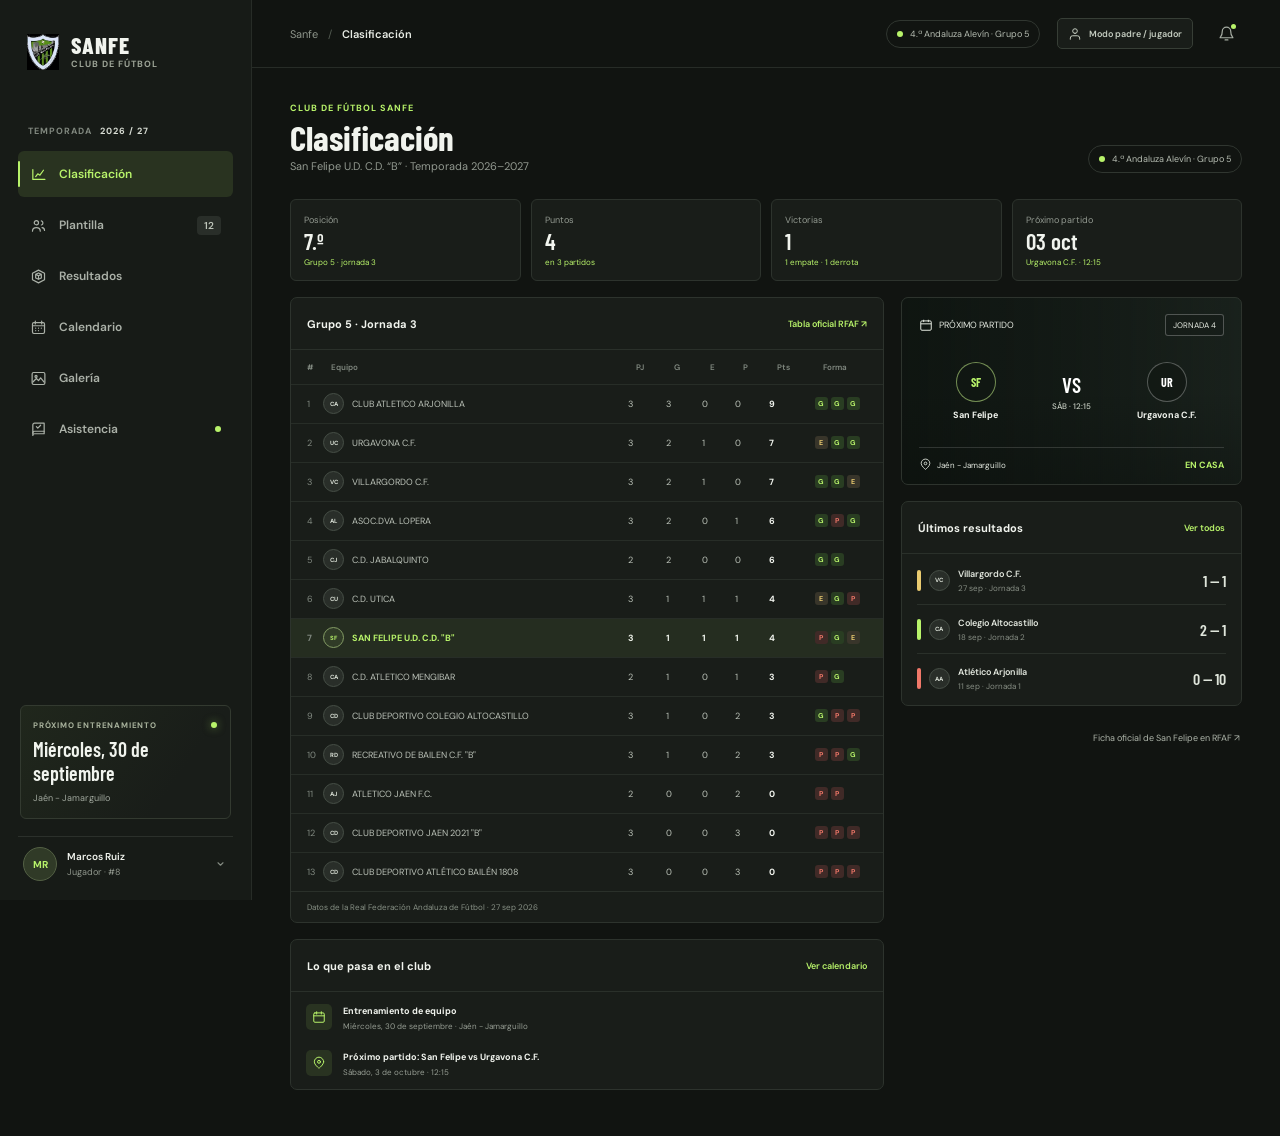
<file: index.html>
<!doctype html>
<html lang="es">
  <head>
    <meta charset="UTF-8" />
    <meta name="viewport" content="width=device-width, initial-scale=1.0" />
    <meta name="theme-color" content="#101410" />
    <meta name="apple-mobile-web-app-capable" content="yes" />
    <meta name="apple-mobile-web-app-status-bar-style" content="black-translucent" />
    <title>Sanfe | El equipo, en juego</title>
    <link rel="manifest" href="manifest.webmanifest" />
    <link rel="apple-touch-icon" href="assets/icon-192.png" />
    <link rel="preconnect" href="https://fonts.googleapis.com" />
    <link rel="preconnect" href="https://fonts.gstatic.com" crossorigin />
    <link href="https://fonts.googleapis.com/css2?family=Barlow+Condensed:wght@500;600;700;800&family=DM+Sans:wght@400;500;600;700&display=swap" rel="stylesheet" />
    <link rel="stylesheet" href="styles.css" />
  </head>
  <body>
    <div class="app-shell">
      <aside class="sidebar" aria-label="Navegación principal">
        <a class="brand" href="#clasificacion" aria-label="Sanfe, ir a clasificación">
          <img class="brand-logo" src="assets/sanfe-crest.png" alt="" />
          <span class="brand-copy"><strong>SANFE</strong><small>CLUB DE FÚTBOL</small></span>
        </a>
        <div class="season-label">TEMPORADA <span>2026 / 27</span></div>
        <nav class="main-nav" id="main-nav">
          <button class="nav-link is-active" data-view="clasificacion" aria-current="page"><svg viewBox="0 0 24 24" aria-hidden="true"><path d="M4 19V5m0 14h17M8 15l3-4 3 2 5-7" /></svg><span>Clasificación</span></button>
          <button class="nav-link" data-view="plantilla"><svg viewBox="0 0 24 24" aria-hidden="true"><circle cx="9" cy="8" r="3"/><path d="M3.5 20c0-3 2.4-5 5.5-5s5.5 2 5.5 5M16 5.5a3 3 0 0 1 0 5.8M17 15c2.3.3 3.5 2 3.5 4"/></svg><span>Plantilla</span><span class="nav-count">22</span></button>
          <button class="nav-link" data-view="resultados"><svg viewBox="0 0 24 24" aria-hidden="true"><path d="M12 3 3.5 7.5v9L12 21l8.5-4.5v-9L12 3Z"/><path d="m8 9 4-2 4 2v5l-4 2-4-2V9Zm0 0 4 2 4-2m-4 2v5"/></svg><span>Resultados</span></button>
          <button class="nav-link" data-view="calendario"><svg viewBox="0 0 24 24" aria-hidden="true"><rect x="3.5" y="5" width="17" height="15.5" rx="2"/><path d="M7.5 3v4m9-4v4M4 9.5h16M8 13h.01M12 13h.01M16 13h.01M8 16.5h.01M12 16.5h.01"/></svg><span>Calendario</span></button>
          <button class="nav-link" data-view="galeria"><svg viewBox="0 0 24 24" aria-hidden="true"><rect x="3" y="3.5" width="18" height="17" rx="2"/><circle cx="8.5" cy="9" r="1.5"/><path d="m4 17 5-5 3 3 3-4 5 6"/></svg><span>Galería</span></button>
          <button class="nav-link" data-view="asistencia"><svg viewBox="0 0 24 24" aria-hidden="true"><path d="M4 5.5A2.5 2.5 0 0 1 6.5 3H20v15H6.5A2.5 2.5 0 0 0 4 20.5v-15Z"/><path d="M4 17a2.5 2.5 0 0 1 2.5-2.5H20M9 8l2 2 4-4"/></svg><span>Asistencia</span><span class="nav-dot"></span></button>
        </nav>
        <div class="sidebar-bottom">
          <div class="next-training"><span class="live-dot"></span><span>PRÓXIMO ENTRENAMIENTO</span><strong>Miércoles 30</strong><small>Jaén - Jamarguillo</small></div>
          <button class="profile-button" aria-label="Perfil de Marcos Ruiz"><span class="avatar avatar-self">MR</span><span class="profile-copy"><strong>Marcos Ruiz</strong><small>Jugador · #8</small></span><svg viewBox="0 0 24 24" aria-hidden="true"><path d="m8 10 4 4 4-4"/></svg></button>
        </div>
      </aside>
      <main class="main-content">
        <header class="topbar">
          <div class="mobile-brand"><img class="brand-logo" src="assets/sanfe-crest.png" alt="" /><strong>SANFE</strong></div>
          <div class="breadcrumb"><span>Sanfe</span><span class="breadcrumb-slash">/</span><strong id="breadcrumb-current">Clasificación</strong></div>
          <div class="topbar-right"><span class="season-pill"><span></span> 4.ª Andaluza Alevín · Grupo 5</span><button class="mode-switch" id="mode-switch" type="button" aria-pressed="false"><svg viewBox="0 0 24 24" aria-hidden="true"><path d="M20 21v-2a4 4 0 0 0-4-4H8a4 4 0 0 0-4 4v2m8-10a4 4 0 1 0 0-8 4 4 0 0 0 0 8Z"/></svg><span>Modo padre / jugador</span></button><button class="notification-button" aria-label="Notificaciones"><svg viewBox="0 0 24 24" aria-hidden="true"><path d="M18 9a6 6 0 0 0-12 0c0 7-3 7-3 9h18c0-2-3-2-3-9m-8 12h4"/></svg><i></i></button></div>
        </header>
        <section class="page-content" id="page-content" aria-live="polite"></section>
        <footer class="mobile-footer">SANFE <span>·</span> JUNTOS HASTA EL FINAL</footer>
      </main>
    </div>
    <dialog class="app-dialog" id="coach-dialog" aria-labelledby="coach-dialog-title">
      <form id="coach-form">
        <span class="eyebrow">ACCESO RESTRINGIDO</span>
        <h2 id="coach-dialog-title">Modo entrenador</h2>
        <p>Introduce el código del equipo para gestionar la plantilla, el calendario y la asistencia.</p>
        <label for="coach-code">Código de acceso</label>
        <input id="coach-code" name="code" type="password" inputmode="numeric" autocomplete="one-time-code" maxlength="4" pattern="[0-9]{4}" required />
        <span class="dialog-error" id="coach-error" role="alert" hidden>Código incorrecto. Inténtalo de nuevo.</span>
        <div class="dialog-actions"><button class="outline-button" id="coach-cancel" type="button">Cancelar</button><button class="solid-button" type="submit">Entrar</button></div>
      </form>
    </dialog>
    <dialog class="app-dialog" id="editor-dialog" aria-labelledby="editor-title">
      <form id="editor-form">
        <span class="eyebrow">MODO ENTRENADOR</span>
        <h2 id="editor-title">Editar datos</h2>
        <div class="editor-fields" id="editor-fields"></div>
        <div class="dialog-actions"><button class="outline-button" id="editor-cancel" type="button">Cancelar</button><button class="solid-button" type="submit">Guardar</button></div>
      </form>
    </dialog>
    <script src="app.js"></script>
    <script>
      if ("serviceWorker" in navigator && location.protocol !== "file:") {
        navigator.serviceWorker.register("./service-worker.js").catch(() => {});
      }
    </script>
  </body>
</html>
</file>
<file: styles.css>
:root {
  font-family: "DM Sans", sans-serif;
  color: #f1f4ee;
  background: #111411;
  font-synthesis: none;
  text-rendering: optimizeLegibility;
  --bg: #111411;
  --panel: #191d19;
  --line: #2b312b;
  --muted: #929990;
  --green: #b8f36a;
  --white: #f1f4ee;
  --red: #f07869;
  --yellow: #eacb70;
}
* { box-sizing: border-box; }
body { margin: 0; min-width: 320px; min-height: 100vh; background: var(--bg); }
button, a { font: inherit; }
button { color: inherit; }
button:focus-visible, a:focus-visible { outline: 2px solid var(--green); outline-offset: 3px; }
.app-shell { min-height: 100vh; }
.sidebar { position: fixed; z-index: 5; inset: 0 auto 0 0; display: flex; flex-direction: column; width: 252px; padding: 28px 18px 16px; border-right: 1px solid #272c27; background: #171b17; }
.brand { display: flex; align-items: center; gap: 12px; height: 48px; padding: 0 9px; color: var(--white); text-decoration: none; }
.brand-logo { display: block; flex: 0 0 32px; width: 32px; height: 42px; object-fit: contain; }
.brand-copy { display: grid; gap: 1px; }
.brand-copy strong, .mobile-brand strong { font-family: "Barlow Condensed", sans-serif; font-size: 23px; font-weight: 800; letter-spacing: 1px; line-height: 1; }
.brand-copy small { color: #9ca396; font-size: 9px; font-weight: 700; letter-spacing: 1px; }
.season-label { margin: 49px 10px 14px; color: #81887f; font-size: 9px; font-weight: 700; letter-spacing: 1px; }
.season-label span { margin-left: 5px; color: #d8ddd4; }
.main-nav { display: grid; gap: 5px; }
.nav-link { position: relative; display: flex; align-items: center; gap: 12px; height: 46px; padding: 0 12px; border: 0; border-radius: 6px; background: transparent; color: #abb1a8; text-align: left; font-size: 12px; font-weight: 600; cursor: pointer; transition: background .18s, color .18s; }
.nav-link:hover { background: #222722; color: var(--white); }
.nav-link.is-active { background: #293320; color: var(--green); }
.nav-link.is-active::before { position: absolute; top: 10px; bottom: 10px; left: 0; width: 2px; border-radius: 3px; background: var(--green); content: ""; }
.nav-link svg, .notification-button svg, .profile-button > svg { width: 18px; height: 18px; fill: none; stroke: currentColor; stroke-width: 1.7; stroke-linecap: round; stroke-linejoin: round; }
.nav-link svg { width: 17px; height: 17px; }
.nav-count { margin-left: auto; padding: 3px 7px; border-radius: 4px; background: #292e29; color: #bec5ba; font-size: 10px; }
.nav-dot, .notification-button i { width: 6px; height: 6px; margin-left: auto; border-radius: 50%; background: var(--green); }
.sidebar-bottom { margin-top: auto; }
.next-training { position: relative; display: grid; gap: 7px; margin: 0 2px 17px; padding: 14px 12px; border: 1px solid #333a30; border-radius: 6px; background: linear-gradient(125deg, #20271c, #191d19 72%); }
.next-training > span:nth-child(2) { color: #a9b39d; font-size: 8px; font-weight: 700; letter-spacing: .8px; }
.next-training strong { font-family: "Barlow Condensed", sans-serif; font-size: 20px; font-weight: 600; }
.next-training small { color: #a1a89e; font-size: 9px; }
.live-dot { position: absolute; top: 16px; right: 13px; width: 6px; height: 6px; border-radius: 50%; background: var(--green); box-shadow: 0 0 9px #b8f36a80; }
.profile-button { display: flex; align-items: center; gap: 10px; width: 100%; padding: 10px 5px 3px; border: 0; border-top: 1px solid #2b302b; background: transparent; text-align: left; cursor: pointer; }
.avatar { display: grid; flex: 0 0 34px; place-items: center; width: 34px; height: 34px; border: 1px solid #536044; border-radius: 50%; background: #303a27; color: var(--green); font-size: 10px; font-weight: 700; }
.profile-copy { display: grid; flex: 1; gap: 3px; }
.profile-copy strong { font-size: 10px; font-weight: 600; }
.profile-copy small { color: #90978d; font-size: 9px; }
.profile-button > svg { width: 15px; color: #848b82; }
.main-content { min-height: 100vh; margin-left: 252px; }
.topbar { display: flex; align-items: center; justify-content: space-between; height: 68px; padding: 0 38px; border-bottom: 1px solid #272c27; }
.breadcrumb { display: flex; align-items: center; gap: 10px; color: #8e958b; font-size: 11px; }
.breadcrumb strong { color: #e8ece5; font-weight: 600; }
.breadcrumb-slash { color: #535b52; }
.topbar-right { display: flex; align-items: center; gap: 17px; }
.season-pill { display: flex; align-items: center; gap: 7px; padding: 7px 10px; border: 1px solid #303630; border-radius: 20px; color: #b6bdb2; font-size: 9px; }
.season-pill > span { width: 6px; height: 6px; border-radius: 50%; background: var(--green); }
.notification-button { position: relative; display: grid; place-items: center; width: 32px; height: 32px; border: 0; border-radius: 5px; background: transparent; color: #a7aea4; cursor: pointer; }
.notification-button:hover { background: #1e231e; }
.notification-button svg { width: 17px; height: 17px; }
.notification-button i { position: absolute; top: 6px; right: 6px; width: 5px; height: 5px; }
.mode-switch { display: inline-flex; align-items: center; gap: 7px; min-height: 31px; padding: 0 10px; border: 1px solid #373e36; border-radius: 5px; background: #191d19; color: #c4ccc0; font-size: 9px; font-weight: 600; cursor: pointer; }
.mode-switch:hover, .mode-switch[aria-pressed="true"] { border-color: #81965e; color: var(--green); }
.mode-switch svg { width: 14px; height: 14px; fill: none; stroke: currentColor; stroke-width: 1.7; stroke-linecap: round; stroke-linejoin: round; }
.app-dialog { width: min(420px, calc(100% - 28px)); padding: 24px; border: 1px solid #3a4238; border-radius: 8px; background: #1a1f1a; color: var(--white); box-shadow: 0 24px 80px #0009; }
.app-dialog::backdrop { background: #080b08b8; backdrop-filter: blur(3px); }
.app-dialog h2 { margin: 0 0 8px; font-family: "Barlow Condensed", sans-serif; font-size: 27px; font-weight: 600; }
.app-dialog p { margin: 0 0 18px; color: #a5ada2; font-size: 11px; line-height: 1.6; }
.app-dialog form > label:not(.editor-field) { display: grid; gap: 7px; margin: 14px 0; color: #c6cdc2; font-size: 10px; font-weight: 600; }
.app-dialog input, .app-dialog select { width: 100%; min-width: 0; height: 37px; padding: 0 10px; border: 1px solid #3a4338; border-radius: 4px; background: #111511; color: var(--white); font: inherit; font-size: 11px; }
.app-dialog input:focus, .app-dialog select:focus { border-color: var(--green); outline: none; }
.dialog-error { display: block; margin: -6px 0 12px; color: var(--red); font-size: 10px; }
.dialog-actions { display: flex; justify-content: flex-end; gap: 8px; margin-top: 20px; }
.editor-fields { display: grid; grid-template-columns: repeat(2, minmax(0, 1fr)); gap: 12px; }
.editor-field { display: grid; align-content: start; gap: 6px; color: #c6cdc2; font-size: 10px; font-weight: 600; }
.editor-field:first-child, .editor-field:nth-child(2) { grid-column: span 1; }
.photo-editor-field { display: flex; grid-column: 1 / -1; align-items: center; gap: 14px; padding-top: 4px; }
.photo-preview-wrap { position: relative; display: grid; flex: 0 0 64px; place-items: center; width: 64px; height: 64px; overflow: hidden; border: 1px solid #536044; border-radius: 50%; background: #2a3325; color: #d4f5b3; }
.photo-preview { position: absolute; inset: 0; width: 100%; height: 100%; object-fit: cover; }
.photo-placeholder { font-family: "Barlow Condensed", sans-serif; font-size: 20px; }
.photo-picker-controls { display: grid; justify-items: start; gap: 7px; }
.photo-file-label { color: #c6cdc2; font-size: 10px; font-weight: 600; }
.photo-picker-controls input[type="file"] { width: 100%; max-width: 250px; height: auto; padding: 6px; font-size: 9px; }
.photo-picker-controls .outline-button { height: 27px; font-size: 9px; }
.player-actions, .event-actions { display: flex; gap: 6px; }
.player-actions { position: relative; z-index: 1; margin-top: 10px; }
.player-actions button, .event-actions button { padding: 5px 7px; border: 1px solid #3a4338; border-radius: 4px; background: #1b211b; color: #c8d0c4; font-size: 8px; cursor: pointer; }
.player-actions button:hover, .event-actions button:hover { border-color: #81965e; color: var(--green); }
.event-actions { margin-left: auto; }
.attendance-readonly { display: inline-flex; justify-content: center; cursor: default; }
.mobile-brand { display: none; }
.page-content { width: min(100%, 1260px); margin: 0 auto; padding: 34px 38px 46px; }
.page-heading { display: flex; align-items: end; justify-content: space-between; gap: 18px; margin-bottom: 26px; animation: reveal .4s both; }
.eyebrow { display: block; margin-bottom: 6px; color: var(--green); font-size: 9px; font-weight: 700; letter-spacing: 1px; }
h1, h2, h3, p { margin-top: 0; }
h1 { margin-bottom: 4px; font-family: "Barlow Condensed", sans-serif; font-size: 35px; font-weight: 700; line-height: 1; }
.page-heading p { margin: 0; color: var(--muted); font-size: 11px; }
.heading-actions { display: flex; align-items: center; gap: 9px; }
.season-select, .outline-button, .solid-button { height: 34px; padding: 0 11px; border: 1px solid #373e36; border-radius: 5px; background: #191d19; color: #d1d7cd; font-size: 10px; font-weight: 600; }
.season-select { cursor: pointer; }
.solid-button { border-color: var(--green); background: var(--green); color: #182014; cursor: pointer; transition: background .15s; }
.solid-button:hover { background: #c9ff83; }
.outline-button { display: inline-flex; align-items: center; justify-content: center; gap: 7px; cursor: pointer; }
.outline-button:hover { border-color: #68765a; color: var(--green); }
.outline-button svg, .solid-button svg { width: 14px; height: 14px; fill: none; stroke: currentColor; stroke-width: 1.7; stroke-linecap: round; stroke-linejoin: round; }
.dashboard-grid { display: grid; grid-template-columns: minmax(0, 1.6fr) minmax(255px, .92fr); gap: 17px; }
.left-column, .right-column { display: grid; align-content: start; gap: 16px; min-width: 0; }
.panel { overflow: hidden; border: 1px solid #2d332d; border-radius: 7px; background: var(--panel); animation: reveal .45s both; }
.panel-header { display: flex; align-items: center; justify-content: space-between; gap: 10px; min-height: 52px; padding: 0 16px; border-bottom: 1px solid #2a302a; }
.panel-header h2, .section-heading h2 { margin: 0; font-size: 11px; font-weight: 700; }
.panel-header a, .text-button { border: 0; background: none; color: var(--green); font-size: 9px; font-weight: 600; text-decoration: none; cursor: pointer; }
.panel-header a:hover, .text-button:hover { color: #d0ff94; }
.fixed-event-edit { flex: 0 0 auto; padding: 5px 8px; border: 1px solid #3a4338; border-radius: 4px; background: #1b211b; color: #c8d0c4; font-size: 8px; cursor: pointer; }
.fixed-event-edit:hover { border-color: #81965e; color: var(--green); }
.panel-header.has-fixed-actions { flex-wrap: wrap; padding-block: 8px; }
.panel-header.has-fixed-actions h2 { flex: 1 1 130px; }
.gallery-grid { display: grid; grid-template-columns: repeat(4, minmax(0, 1fr)); gap: 12px; }
.gallery-item { overflow: hidden; margin: 0; border: 1px solid #303630; border-radius: 6px; background: #191d19; }
.gallery-item img { display: block; width: 100%; aspect-ratio: 4 / 3; object-fit: cover; background: #252b25; }
.gallery-item figcaption { display: flex; justify-content: space-between; gap: 8px; padding: 10px 11px; }
.gallery-item figcaption strong { overflow: hidden; color: #e0e5dc; font-size: 9px; font-weight: 600; text-overflow: ellipsis; white-space: nowrap; }
.gallery-item figcaption time { flex: 0 0 auto; color: #899187; font-size: 8px; }
.gallery-remove { grid-column: 1 / -1; justify-self: end; padding: 5px 8px; border: 1px solid #4c3431; border-radius: 4px; background: #342522; color: var(--red); font-size: 8px; cursor: pointer; }
.gallery-remove:hover { border-color: #7c504a; background: #402a27; }
.gallery-upload { position: relative; display: inline-flex; align-items: center; gap: 7px; overflow: hidden; cursor: pointer; }
.gallery-upload svg { width: 14px; height: 14px; fill: none; stroke: currentColor; stroke-width: 1.7; stroke-linecap: round; stroke-linejoin: round; }
.gallery-upload input { position: absolute; inset: 0; width: 100%; height: 100%; opacity: 0; cursor: pointer; }
.gallery-empty { grid-column: 1 / -1; padding-block: 54px; border: 1px dashed #3a4338; border-radius: 6px; }
.table-wrap { width: 100%; overflow-x: auto; }
.standings-table { width: 100%; border-collapse: collapse; text-align: left; white-space: nowrap; }
.standings-table th { height: 34px; padding: 0 9px; color: #818980; font-size: 8px; font-weight: 600; }
.standings-table th:first-child, .standings-table td:first-child { padding-left: 16px; }
.standings-table td { height: 39px; border-top: 1px solid #272d27; color: #bbc2b8; font-size: 9px; }
.standings-table tr.is-sanfe { background: #252d20; }
.standings-table tr.is-sanfe td { color: #f0f4eb; font-weight: 700; }
.standings-table tr.is-sanfe td:nth-child(2) { color: var(--green); }
.source-note { padding: 10px 16px; border-top: 1px solid #2a302a; color: #879085; font-size: 8px; }
.team-rfaf-link { display: block; padding: 10px 2px; color: #aeb5aa; font-size: 9px; text-align: right; text-decoration: none; }
.team-rfaf-link:hover { color: var(--green); }
.position { width: 26px; color: #818980 !important; }
.team-cell { display: flex; align-items: center; gap: 8px; }
.team-mark { display: grid; flex: 0 0 21px; place-items: center; width: 21px; height: 21px; border: 1px solid #464e46; border-radius: 50%; background: #292e29; color: #d9dfd5; font-size: 6px; font-weight: 700; }
.team-mark-sanfe { border-color: #849c65; background: #303b27; color: var(--green); }
.points-cell { color: var(--white) !important; font-weight: 700; }
.form-list { display: flex; gap: 3px; }
.form-tag { display: grid; place-items: center; width: 13px; height: 13px; border-radius: 3px; font-size: 7px; font-weight: 700; }
.form-win { background: #293d22; color: #b8f36a; }
.form-draw { background: #38352a; color: var(--yellow); }
.form-loss { background: #402a27; color: var(--red); }
.fixture-card { position: relative; isolation: isolate; display: flex; flex-direction: column; justify-content: space-between; min-height: 188px; padding: 16px 17px 13px; background: #26302a; }
.fixture-card::before { position: absolute; z-index: -2; inset: 0; background: linear-gradient(90deg, #0d130fee 0%, #0d130fc2 51%, #0d130f85), url("https://images.unsplash.com/photo-1522778119026-d647f0596c20?auto=format&fit=crop&w=1100&q=85") center 55% / cover; content: ""; }
.fixture-card::after { position: absolute; z-index: -1; inset: auto 0 0; height: 50%; background: linear-gradient(transparent, #0a0e0b5c); content: ""; }
.fixture-top { display: flex; align-items: center; justify-content: space-between; color: #e4e9e0; font-size: 9px; }
.fixture-top > span:first-child { display: flex; align-items: center; gap: 6px; }
.fixture-top svg { width: 14px; height: 14px; fill: none; stroke: currentColor; stroke-width: 1.7; }
.matchday-badge { padding: 5px 7px; border: 1px solid #ffffff40; border-radius: 3px; background: #171d198c; font-size: 8px; }
.fixture-match { display: grid; grid-template-columns: 1fr 60px 1fr; align-items: center; gap: 8px; margin-top: 12px; }
.fixture-team { display: grid; justify-items: center; gap: 7px; text-align: center; }
.fixture-crest { display: grid; place-items: center; width: 40px; height: 40px; border: 1px solid #ffffff48; border-radius: 50%; background: #121713a6; color: white; font-family: "Barlow Condensed", sans-serif; font-size: 12px; font-weight: 700; }
.fixture-crest.home { border-color: #a6cc75a8; color: var(--green); }
.fixture-team strong { font-size: 9px; }
.fixture-vs { display: grid; justify-items: center; gap: 4px; color: white; font-family: "Barlow Condensed", sans-serif; font-size: 21px; font-weight: 600; }
.fixture-vs small { color: #c6cdc2; font-family: "DM Sans", sans-serif; font-size: 8px; font-weight: 500; }
.fixture-bottom { display: flex; align-items: center; justify-content: space-between; margin-top: 13px; padding-top: 10px; border-top: 1px solid #ffffff24; color: #e4e9e0; font-size: 8px; }
.fixture-bottom span { display: flex; align-items: center; gap: 5px; }
.fixture-bottom svg { width: 13px; height: 13px; fill: none; stroke: currentColor; stroke-width: 1.6; }
.fixture-bottom strong { color: var(--green); font-size: 9px; }
.stats-grid { display: grid; grid-template-columns: repeat(4, 1fr); gap: 10px; }
.stat-card { display: flex; flex-direction: column; justify-content: center; gap: 4px; min-height: 82px; padding: 11px 13px; border: 1px solid #2d332d; border-radius: 6px; background: var(--panel); }
.stat-card span { color: #929990; font-size: 9px; }
.stat-card strong { font-family: "Barlow Condensed", sans-serif; font-size: 23px; font-weight: 600; line-height: 1; }
.stat-card small { color: var(--green); font-size: 8px; }
.recent-list { padding: 2px 15px; }
.recent-row { display: flex; align-items: center; justify-content: space-between; gap: 10px; min-height: 49px; border-bottom: 1px solid #2a302a; }
.recent-row:last-child { border: 0; }
.recent-opponent { display: flex; align-items: center; gap: 8px; min-width: 0; }
.recent-meta { display: grid; gap: 3px; }
.recent-meta strong { overflow: hidden; color: #e2e7de; font-size: 9px; font-weight: 600; text-overflow: ellipsis; white-space: nowrap; }
.recent-meta small { color: #878e84; font-size: 8px; }
.recent-score { color: #dfe5db; font-family: "Barlow Condensed", sans-serif; font-size: 16px; font-weight: 600; white-space: nowrap; }
.result-chip { width: 4px; height: 21px; border-radius: 3px; background: var(--green); }
.result-chip.draw { background: var(--yellow); }
.result-chip.loss { background: var(--red); }
.activity-panel { padding-bottom: 5px; }
.activity-item { display: grid; grid-template-columns: 28px 1fr; gap: 9px; padding: 12px 15px 6px; }
.activity-icon { display: grid; place-items: center; width: 26px; height: 26px; border-radius: 5px; background: #293321; color: var(--green); }
.activity-icon svg { width: 14px; height: 14px; fill: none; stroke: currentColor; stroke-width: 1.7; stroke-linecap: round; stroke-linejoin: round; }
.activity-item strong { display: block; margin: 1px 0 3px; font-size: 9px; }
.activity-item p { margin: 0; color: #969d93; font-size: 8px; line-height: 1.5; }
.activity-item time { color: #727a70; }
.mobile-footer { display: none; }
.section-panel { margin-top: 3px; }
.section-panel .panel-header { min-height: 58px; }
.section-heading { display: flex; align-items: center; justify-content: space-between; gap: 12px; margin: 24px 0 12px; }
.section-heading h2 { color: #e6ebe3; }
.section-heading span { color: #8e958b; font-size: 9px; }
.roster-filters { display: flex; flex-wrap: wrap; gap: 7px; }
.filter-button { padding: 7px 11px; border: 1px solid #343b34; border-radius: 4px; background: var(--panel); color: #aeb5aa; font-size: 9px; cursor: pointer; }
.filter-button.is-active { border-color: #81965e; background: #293320; color: var(--green); }
.roster-grid { display: grid; grid-template-columns: repeat(4, minmax(0, 1fr)); gap: 11px; }
.player-card { position: relative; overflow: hidden; min-height: 174px; padding: 14px; border: 1px solid #303630; border-radius: 6px; background: linear-gradient(145deg, #202620, #181c18 70%); }
.player-card::after { position: absolute; right: -21px; bottom: -30px; width: 100px; height: 100px; border: 1px solid #69755726; border-radius: 50%; content: ""; }
.player-topline { display: flex; align-items: center; justify-content: space-between; color: #8e968a; font-size: 8px; }
.player-number { color: var(--green); font-family: "Barlow Condensed", sans-serif; font-size: 25px; font-weight: 700; }
.player-avatar { display: grid; place-items: center; width: 47px; height: 47px; margin: 9px 0; border: 1px solid #536044; border-radius: 50%; background: #2a3325; color: #d4f5b3; font-family: "Barlow Condensed", sans-serif; font-size: 17px; font-weight: 600; }
.player-avatar.player-photo { object-fit: cover; padding: 0; }
.roster-stats { grid-template-columns: repeat(3, minmax(0, 1fr)); }
.player-card h3 { position: relative; z-index: 1; margin: 0 0 3px; font-size: 11px; font-weight: 600; }
.player-card p { margin: 0; color: #929990; font-size: 9px; }
.player-status { position: absolute; z-index: 1; top: 15px; right: 13px; width: 6px; height: 6px; border-radius: 50%; background: var(--green); }
.player-status.injured { background: var(--yellow); }
.results-list { padding: 0 16px; }
.result-row { display: grid; grid-template-columns: 88px 1fr 90px 100px; align-items: center; gap: 12px; min-height: 62px; border-bottom: 1px solid #2a302a; }
.result-row:last-child { border-bottom: 0; }
.result-date { color: #929990; font-size: 9px; }
.result-club { display: flex; align-items: center; gap: 9px; font-size: 10px; font-weight: 600; }
.result-score { font-family: "Barlow Condensed", sans-serif; font-size: 19px; font-weight: 700; text-align: center; }
.result-status { justify-self: end; padding: 5px 8px; border-radius: 4px; background: #293d22; color: var(--green); font-size: 8px; font-weight: 700; }
.result-status.draw { background: #38352a; color: var(--yellow); }
.result-status.loss { background: #402a27; color: var(--red); }
.calendar-toolbar { display: flex; align-items: center; gap: 8px; }
.calendar-toolbar strong { min-width: 112px; color: #e7ece3; font-family: "Barlow Condensed", sans-serif; font-size: 19px; font-weight: 600; text-align: center; text-transform: capitalize; }
.month-arrow { display: grid; place-items: center; width: 28px; height: 28px; border: 1px solid #343b34; border-radius: 4px; background: #1b201b; color: #c4ccc0; cursor: pointer; }
.month-arrow:hover { color: var(--green); }
.month-arrow svg { width: 14px; height: 14px; fill: none; stroke: currentColor; stroke-width: 1.8; }
.calendar-grid { display: grid; grid-template-columns: repeat(7, minmax(0, 1fr)); padding: 5px 12px 12px; }
.calendar-weekday { padding: 8px 3px 10px; color: #8f978d; font-size: 8px; font-weight: 700; text-align: center; text-transform: uppercase; }
.calendar-day { position: relative; display: flex; flex-direction: column; align-items: center; gap: 5px; min-height: 64px; padding: 8px 2px; border: 1px solid transparent; border-radius: 4px; color: #ced4ca; font-size: 9px; }
.calendar-day.muted { color: #596158; }
.calendar-day.today { border-color: #4d603b; background: #252e20; color: var(--green); font-weight: 700; }
.calendar-day.has-event::after { width: 4px; height: 4px; border-radius: 50%; background: var(--green); content: ""; }
.calendar-day.has-match::after { background: var(--yellow); }
.calendar-legend { display: flex; flex-wrap: wrap; gap: 16px; padding: 0 17px 14px; color: #9ca397; font-size: 8px; }
.legend-dot { display: inline-block; width: 6px; height: 6px; margin-right: 5px; border-radius: 50%; background: var(--green); }
.legend-dot.match { background: var(--yellow); }
.attendance-top { display: flex; flex-wrap: wrap; align-items: center; justify-content: space-between; gap: 12px; padding: 14px 16px; border-bottom: 1px solid #2a302a; }
.attendance-session { display: grid; gap: 4px; }
.attendance-session strong { color: #e6ebe3; font-size: 11px; }
.attendance-session span { color: #969d93; font-size: 9px; }
.attendance-progress { display: flex; align-items: center; gap: 9px; color: #b8c0b4; font-size: 9px; }
.progress-track { width: 100px; height: 5px; overflow: hidden; border-radius: 5px; background: #303730; }
.progress-fill { height: 100%; border-radius: inherit; background: var(--green); transition: width .2s; }
.attendance-list { padding: 0 16px; }
.attendance-row { display: grid; grid-template-columns: minmax(140px, 1fr) 125px 120px auto; align-items: center; gap: 12px; min-height: 54px; border-bottom: 1px solid #2a302a; }
.attendance-row:last-child { border: 0; }
.attendance-player { display: flex; align-items: center; gap: 9px; color: #e0e5dc; font-size: 9px; font-weight: 600; }
.attendance-avatar { display: grid; place-items: center; width: 27px; height: 27px; border: 1px solid #3b4438; border-radius: 50%; background: #242a23; color: #bdc8b5; font-size: 8px; }
.attendance-role { color: #929990; font-size: 8px; }
.attendance-status { justify-self: start; padding: 6px 8px; border: 1px solid #353d35; border-radius: 4px; color: #adb5a9; font-size: 8px; font-weight: 700; white-space: nowrap; }
.attendance-status.status-asiste { border-color: #334b2a; background: #273620; color: var(--green); }
.attendance-status.status-falta { border-color: #4c3431; background: #342522; color: var(--red); }
.attendance-status.status-justificado { border-color: #51452b; background: #393323; color: var(--yellow); }
.attendance-controls { display: flex; justify-content: flex-end; gap: 5px; }
.attendance-choice { min-height: 29px; padding: 0 8px; border: 1px solid #373e36; border-radius: 4px; background: #191d19; color: #b8c0b4; font-size: 8px; font-weight: 600; cursor: pointer; }
.attendance-choice:hover { border-color: #68765a; color: var(--white); }
.attendance-choice.is-selected[data-status="Asiste"] { border-color: #536e3c; background: #293d22; color: var(--green); }
.attendance-choice.is-selected[data-status="Falta"] { border-color: #64413b; background: #402a27; color: var(--red); }
.attendance-choice.is-selected[data-status="Justificado"] { border-color: #6a5b37; background: #38352a; color: var(--yellow); }
@keyframes reveal { from { opacity: 0; transform: translateY(6px); } to { opacity: 1; transform: translateY(0); } }
@media (max-width: 1050px) {
  .sidebar { width: 220px; padding-inline: 13px; }
  .main-content { margin-left: 220px; }
  .page-content { padding-inline: 26px; }
  .topbar { padding-inline: 26px; }
  .dashboard-grid { grid-template-columns: minmax(0, 1.3fr) minmax(230px, .9fr); gap: 12px; }
  .roster-grid { grid-template-columns: repeat(3, minmax(0, 1fr)); }
  .gallery-grid { grid-template-columns: repeat(3, minmax(0, 1fr)); }
  .standings-table th, .standings-table td { padding-inline: 6px; }
  .standings-table th:first-child, .standings-table td:first-child { padding-left: 11px; }
}
@media (max-width: 760px) {
  .sidebar { position: sticky; top: 0; width: 100%; height: 108px; padding: 12px 16px 0; border-right: 0; border-bottom: 1px solid #2b302b; background: #171b17f5; backdrop-filter: blur(12px); }
  .brand, .season-label, .sidebar-bottom { display: none; }
  .main-nav { display: flex; gap: 3px; margin: auto -5px 0; overflow-x: auto; scrollbar-width: none; }
  .main-nav::-webkit-scrollbar { display: none; }
  .nav-link { flex: 0 0 auto; justify-content: center; gap: 7px; height: 45px; padding: 0 10px; font-size: 10px; }
  .nav-link svg { width: 15px; height: 15px; }
  .nav-link.is-active::before { top: auto; right: 10px; bottom: 0; left: 10px; width: auto; height: 2px; }
  .nav-count { margin-left: -2px; padding: 2px 5px; font-size: 8px; }
  .nav-dot { width: 5px; height: 5px; margin-left: -3px; }
  .main-content { margin-left: 0; }
  .topbar { height: 52px; padding: 0 17px; }
  .mobile-brand { display: flex; align-items: center; gap: 8px; color: var(--white); }
  .mobile-brand .brand-logo { flex-basis: 23px; width: 23px; height: 30px; }
  .mobile-brand strong { font-size: 17px; }
  .breadcrumb { display: none; }
  .topbar-right { gap: 9px; }
  .topbar .season-pill { max-width: 125px; overflow: hidden; padding: 6px 8px; font-size: 7px; text-overflow: ellipsis; white-space: nowrap; }
  .topbar .notification-button { display: none; }
  .mode-switch { gap: 5px; min-height: 29px; padding: 0 7px; font-size: 8px; }
  .mode-switch svg { width: 13px; height: 13px; }
  .page-content { padding: 25px 16px 28px; }
  .page-heading { align-items: flex-start; margin-bottom: 19px; }
  h1 { font-size: 31px; }
  .page-heading p { max-width: 250px; font-size: 10px; line-height: 1.5; }
  .heading-actions { gap: 6px; }
  .season-select, .outline-button, .solid-button { height: 31px; padding-inline: 8px; font-size: 9px; }
  .dashboard-grid { grid-template-columns: 1fr; }
  .left-column, .right-column { gap: 13px; }
  .right-column { grid-template-columns: 1fr 1fr; align-items: start; }
  .right-column > .panel:first-child { grid-column: 1 / -1; }
  .stats-grid { gap: 7px; }
  .roster-stats { grid-template-columns: repeat(3, minmax(0, 1fr)); }
  .stat-card { min-height: 72px; padding: 9px; }
  .stat-card strong { font-size: 21px; }
  .mobile-footer { display: block; padding: 8px 0 18px; color: #687066; font-size: 8px; font-weight: 700; letter-spacing: 1px; text-align: center; }
  .roster-grid { grid-template-columns: repeat(2, minmax(0, 1fr)); }
  .gallery-grid { grid-template-columns: repeat(2, minmax(0, 1fr)); }
  .result-row { grid-template-columns: 60px 1fr 52px; gap: 8px; min-height: 59px; }
  .result-status { display: none; }
  .result-date { font-size: 8px; }
  .result-club { gap: 6px; font-size: 9px; }
  .result-score { font-size: 17px; }
  .calendar-day { min-height: 49px; }
  .calendar-grid { padding-inline: 7px; }
  .attendance-row { grid-template-columns: minmax(0, 1fr) auto; gap: 7px; padding: 7px 0; }
  .attendance-role { display: none; }
  .attendance-controls { grid-column: 1 / -1; justify-content: flex-start; }
  .attendance-choice { min-height: 31px; padding-inline: 10px; }
  .attendance-status { justify-self: end; }
  .attendance-top, .attendance-list { padding-inline: 12px; }
}
@media (max-width: 420px) {
  .nav-link { gap: 5px; padding-inline: 8px; font-size: 9px; }
  .nav-link svg { width: 14px; height: 14px; }
  .season-pill { max-width: 160px; overflow: hidden; text-overflow: ellipsis; white-space: nowrap; }
  .page-heading { gap: 8px; }
  .page-heading p { max-width: 205px; }
  .heading-actions { flex-shrink: 0; }
  .season-select { max-width: 110px; }
  .right-column { grid-template-columns: 1fr; }
  .right-column > .panel:first-child { grid-column: auto; }
  .fixture-card { min-height: 177px; }
  .standings-table th:nth-child(6), .standings-table td:nth-child(6) { display: none; }
  .form-tag { width: 12px; }
  .panel-header { padding-inline: 12px; }
  .calendar-toolbar strong { min-width: 93px; font-size: 17px; }
  .calendar-weekday { font-size: 7px; }
  .editor-fields { grid-template-columns: 1fr; }
}
</file>
